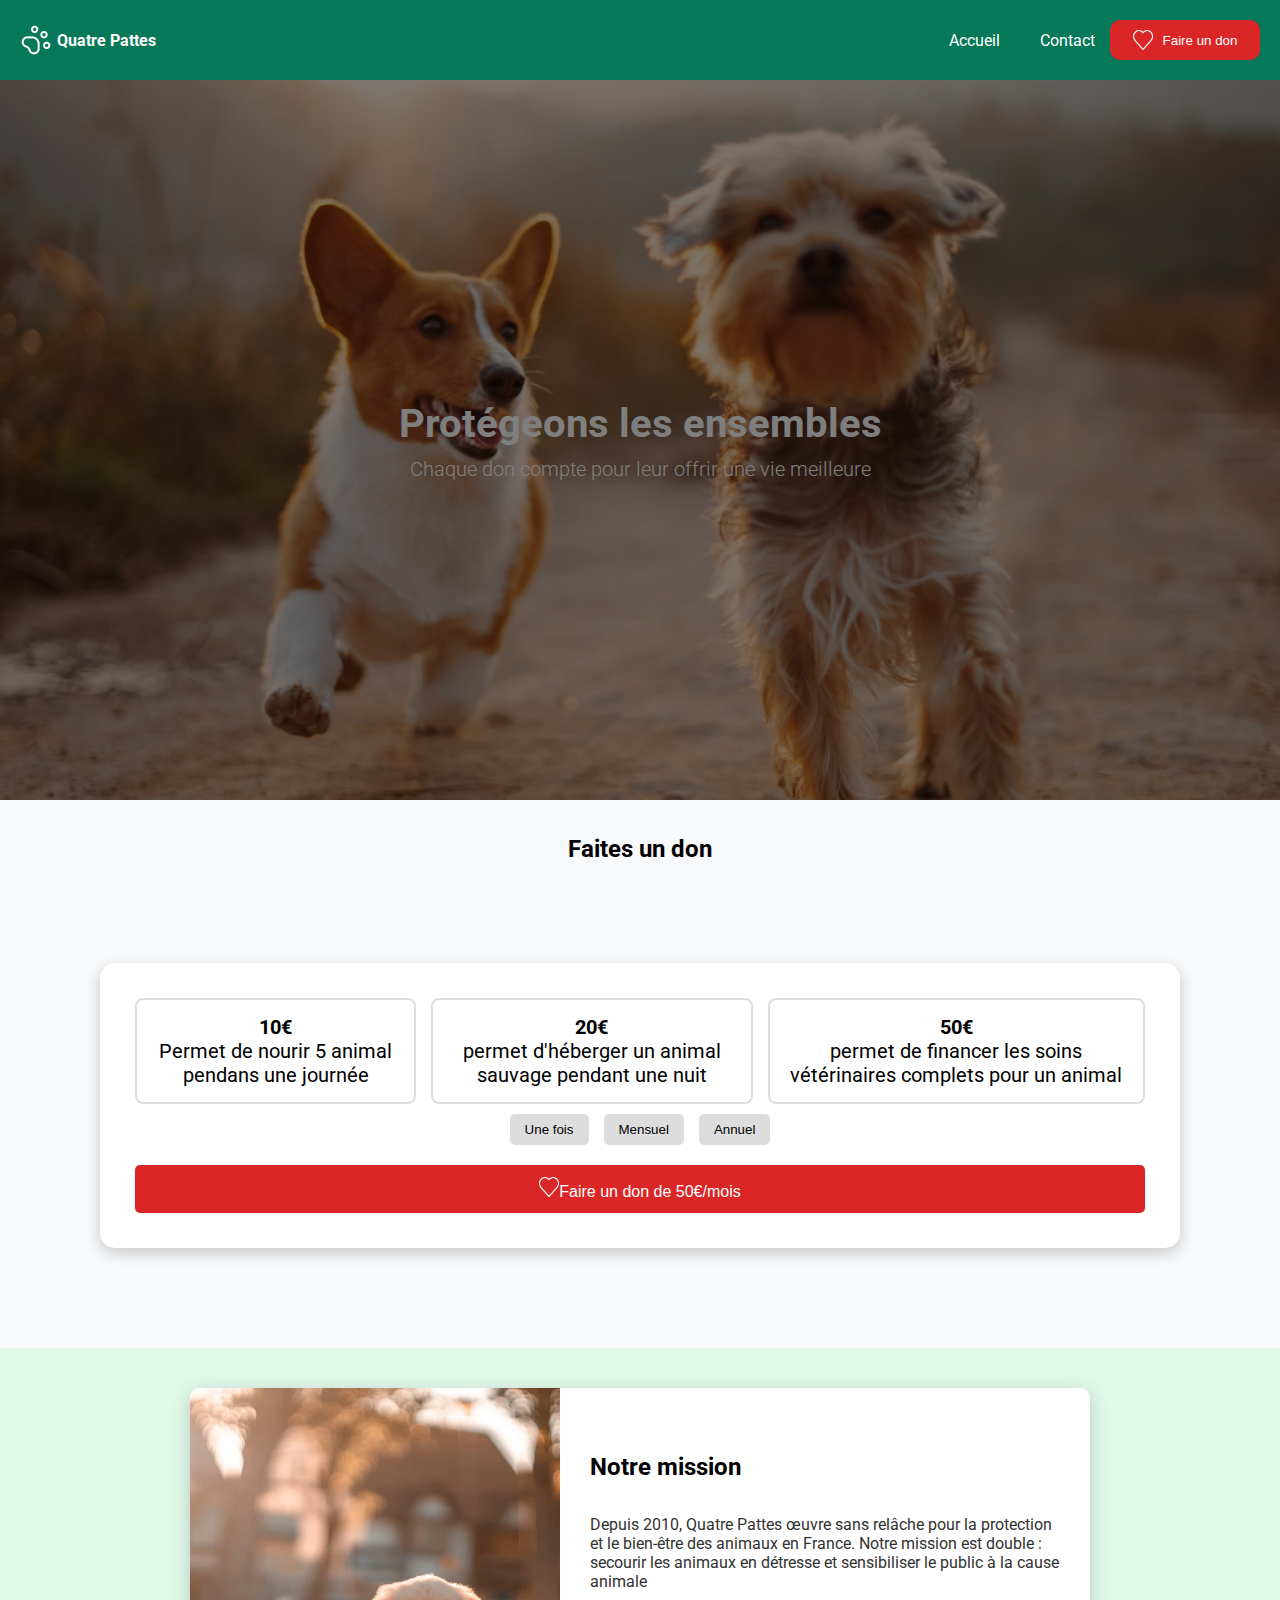
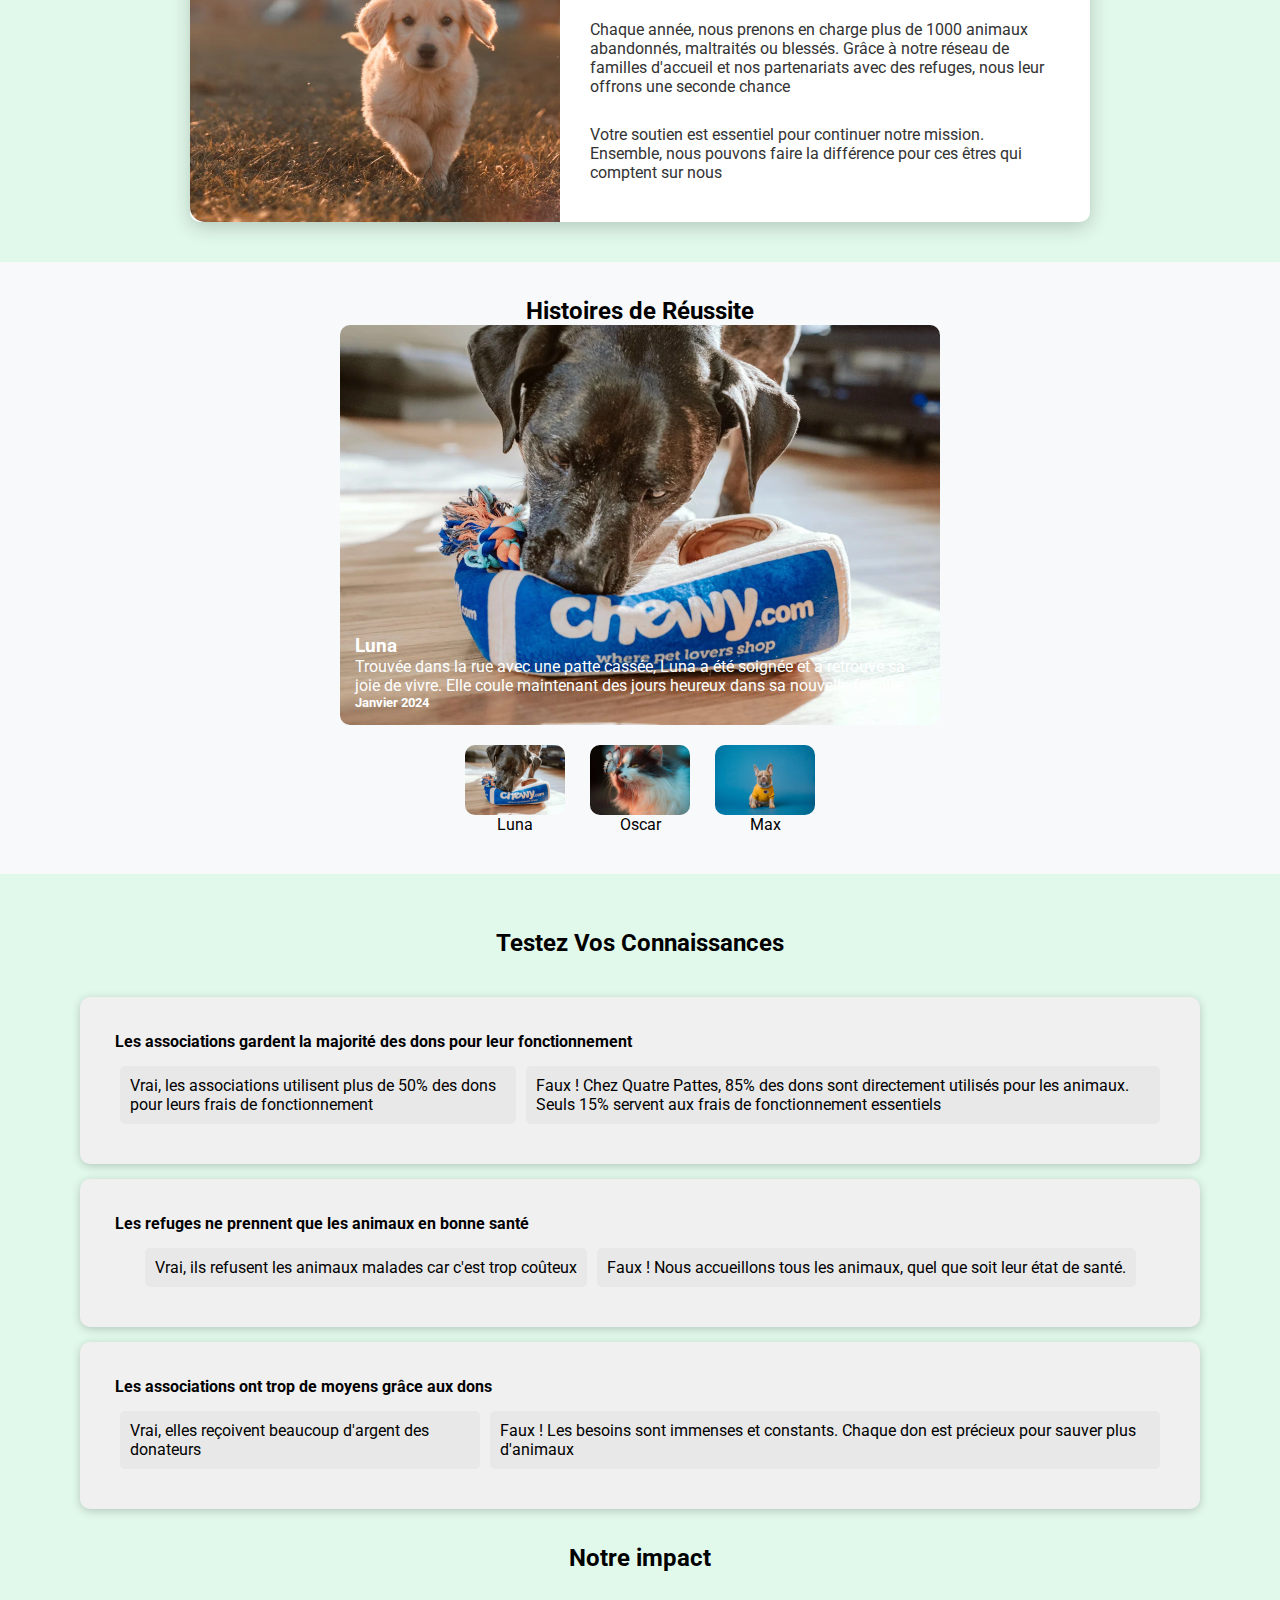
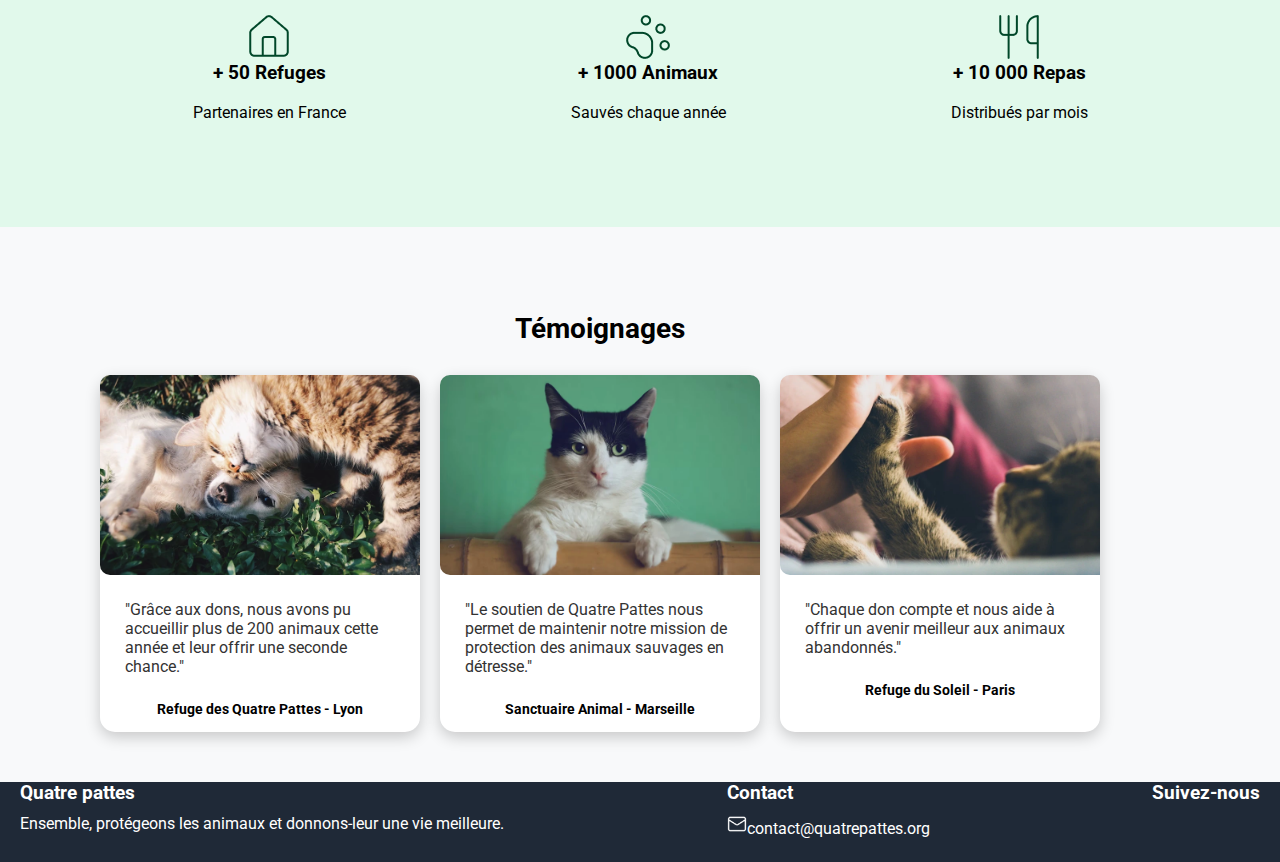
<file: index.html>
<html lang="en">
<head>
    <meta charset="UTF-8">
    <meta name="viewport" content="width=device-width, initial-scale=1.0">
    <title>Accueil</title>
    <link href="https://fonts.googleapis.com/css2?family=Roboto:wght@300;400;700&display=swap" rel="stylesheet">
    <link rel="stylesheet" href="style.css">
    <link rel="shortcut icon" href="Images/paw-print 3.png" type="image/x-icon">

</head>
<body>

    <!-- HEADER -->
     
    <header>
        <nav class="navbar">
            <div class="logo">
                <img src="Images/paw-print 3.png" alt="logo Quatre pattes"><p>Quatre Pattes</p>
            </div>
            <ul class="accueil">
                <li><a href="index.html" target="_blank">Accueil</a></li>
                <li><a href="contact.html" target="_blank">Contact</a></li>
            </ul>
            <button id="btn">
                <img class="heart" src="Images/Vector.png" alt="">
                Faire un don
            </button>
        </nav>
    </header>


<!-- MAIN  -->
<main>

<!-- SECTION HARO  -->

<section class="hero">
    <div class="overlay"></div>  <!-- pour un  effet transparant sur la photo de la section hero  -->
    <div class="heroContent">
    <h1>Protégeons les ensembles</h1>
    <p>Chaque don compte pour leur offrir une vie meilleure </p>
    </div>
</section>


<!-- SECTION FAITE UN DON  -->

<h2>Faites un don </h2>


 <section class="donSection">

<div class="donBox">

    <div class="donAmountSelected"> 
       
            <p class="price">10€</p>
            <p>Permet de nourir 5 animal pendans une journée </p>
       
    </div>

    <div class="donAmount">
        
            <p class="price">20€</p>
            <p>permet d'héberger un animal sauvage pendant une nuit</p>
        
    </div>
    <div class="donAmountHighlight">
       
        <p class="price">50€</p>
        <p class="description">permet de financer les soins vétérinaires complets pour un animal</p>
        
     </div>
</div>
  

<!-- OPTION DES DON -->
    <div class="donFrequancy">
        <button class="btn">Une fois </button>
        <button class="btn">Mensuel </button>
        <button class="btn">Annuel</button>
    </div>

    <button class="donBtn">
        <img class="heart" src="Images/Vector.png" alt="">Faire un don de 50€/mois 
    </button>
 </section>


 <!-- SECTION NOTRE MISSION  -->
<section class="missionSection">
<div  class="missionCard">
    <div  class="missionImage" >
        <img src="Images/photo-1576201836106-db1758fd1c97.webp" alt="">
    </div>

    <div class="missionText">

        <h2>Notre mission </h2> 
        <br>
        <p>Depuis 2010, Quatre Pattes œuvre sans relâche pour la protection et le bien-être des animaux en France. Notre mission est double : secourir les animaux en détresse et sensibiliser le public à la cause animale </p>
        <br>
        <p>Chaque année, nous prenons en charge plus de 1000 animaux abandonnés, maltraités ou blessés. Grâce à notre réseau de familles d'accueil et nos partenariats avec des refuges, nous leur offrons une seconde chance</p>
        <br>
        <p>Votre soutien est essentiel pour continuer notre mission. Ensemble, nous pouvons faire la différence pour ces êtres qui comptent sur nous</p>
        
    </div>
</div>
</section>



<!-- Histoire de reussite -->


<h2>Histoires de Réussite</h2>

<div class="storiesContainer">
    <div class="mainstory" id="mainStory">
        <img src="Images/photo-1601758228041-f3b2795255f1.webp" alt="Luna"> 
        <div class="storyInfo">
            <h3>Luna</h3>
            <p>Trouvée dans la rue avec une patte cassée, Luna a été soignée et a retrouvé sa joie de vivre. Elle coule maintenant des jours heureux dans sa nouvelle famille.</p>
            <small>Janvier 2024</small>
        </div>
    </div>

    <div class="thumbnails">
        <div class="thumbnail" onclick="changeStory('Luna')">
            <img src="Images/photo-1601758228041-f3b2795255f1.webp" alt="Luna">
            <p>Luna</p>
        </div>
        <div class="thumbnail" onclick="changeStory('Oscar')">
            <img src="Images/photo-1526336024174-e58f5cdd8e13.webp" alt="Oscar">
            <p>Oscar</p>
        </div>
        <div class="thumbnail" onclick="changeStory('Max')">
            <img src="Images/photo-1583511655857-d19b40a7a54e.webp" alt="Max">
            <p>Max</p>
        </div>
    </div>
</div>


 <!-- SECTION TESTEZ VOS CONNAISSANCES  -->

 <section id="quizz">


    <div class="connaissance">


        <h2>Testez Vos Connaissances</h2>


<!-- Premiere question  -->
        <div class="quizBox" data-correct="faux">
            <div class="question">Les associations gardent la majorité des dons pour leur fonctionnement</div>
            <!-- options  -->
            <div class="options">
                <div class="option">Vrai, les associations utilisent plus de 50% des dons pour leurs frais de fonctionnement</div>
                <div class="option">Faux ! Chez Quatre Pattes, 85% des dons sont directement utilisés pour les animaux. Seuls 15% servent aux frais de fonctionnement essentiels</div>
            </div>
        </div>
<!-- deuxieme qst -->
        <div class="quizBox" data-correct="faux">
            <div class="question">Les refuges ne prennent que les animaux en bonne santé</div>
            <!-- options  -->
            <div class="options">
                <div class="option">Vrai, ils refusent les animaux malades car c'est trop coûteux</div>
                <div class="option">Faux ! Nous accueillons tous les animaux, quel que soit leur état de santé.</div>
            </div>
        </div>
<!-- troisieme qst -->
        <div class="quizBox" data-correct="faux">
            <div class="question">Les associations ont trop de moyens grâce aux dons</div>
            <div class="options">
                <!-- options  -->
                <div class="option">Vrai, elles reçoivent beaucoup d'argent des donateurs</div>
                <div class="option">Faux ! Les besoins sont immenses et constants. Chaque don est précieux pour sauver plus d'animaux</div>
            </div>
        </div>



        <!-- partie notre impacte  -->

        <h2>Notre impact</h2>
        <div class="impact">
                    
            <div>
                <img src="Images/house 1.png" alt="">
                <h3>+ 50 Refuges</h3><br>
                <p>Partenaires en France</p>
                
            </div>

            <div>
                <img src="Images/paw-print 2.png" alt="">
                <h3>+ 1000 Animaux</h3><br>
                <p>Sauvés chaque année</p>
            </div>

            <div>
                <img src="Images/utensils 1.png" alt="">
                <h3>+ 10 000 Repas</h3><br>
                <p>Distribués par mois</p>
            </div>
        </div>
    </div>
</section>


<!-- SECTION TEMOIG?AGE -->

<section class="testimonialsSection">

    <h2>Témoignages</h2>

    <div class="testimonialsContainer">
        
        <div class="testimonialCard">
            <img src="Images/photo-1450778869180-41d0601e046e.webp" alt="Chat et chien se câlinant">
            <p>"Grâce aux dons, nous avons pu accueillir plus de 200 animaux cette année et leur offrir une seconde chance."</p>
            <strong>Refuge des Quatre Pattes - Lyon</strong>
        </div>

        <div class="testimonialCard">
            <img src="Images/photo-1514888286974-6c03e2ca1dba.webp" alt="Chat noir et blanc regardant fixement">
            <p>"Le soutien de Quatre Pattes nous permet de maintenir notre mission de protection des animaux sauvages en détresse."</p>
            <strong>Sanctuaire Animal - Marseille</strong>
        </div>

        <div class="testimonialCard">
            <img src="Images/photo-1415369629372-26f2fe60c467.webp" alt="Main humaine touchant la patte d’un chat">
            <p>"Chaque don compte et nous aide à offrir un avenir meilleur aux animaux abandonnés."</p>
            <strong>Refuge du Soleil - Paris</strong>
        </div>

    </div>
</section>

</main>

<!-- FOOTER -->

<footer class="footer">
    <div class="footer-section">
        <h3>Quatre pattes</h3>
        <p>Ensemble, protégeons les animaux et donnons-leur une vie meilleure.</p>
    </div>
    <div class="footer-section">
        <h3>Contact</h3>
        <p> <img class="mail" src="Images/mail 1.png " alt="">contact@quatrepattes.org</p>
    </div>
    <div class="footer-section">
        <h3>Suivez-nous</h3>
    </div>
</footer>



<!-- LIEN JS  -->
<script src="script.js" type="text/javascript"></script>


</body>
</html>
</file>
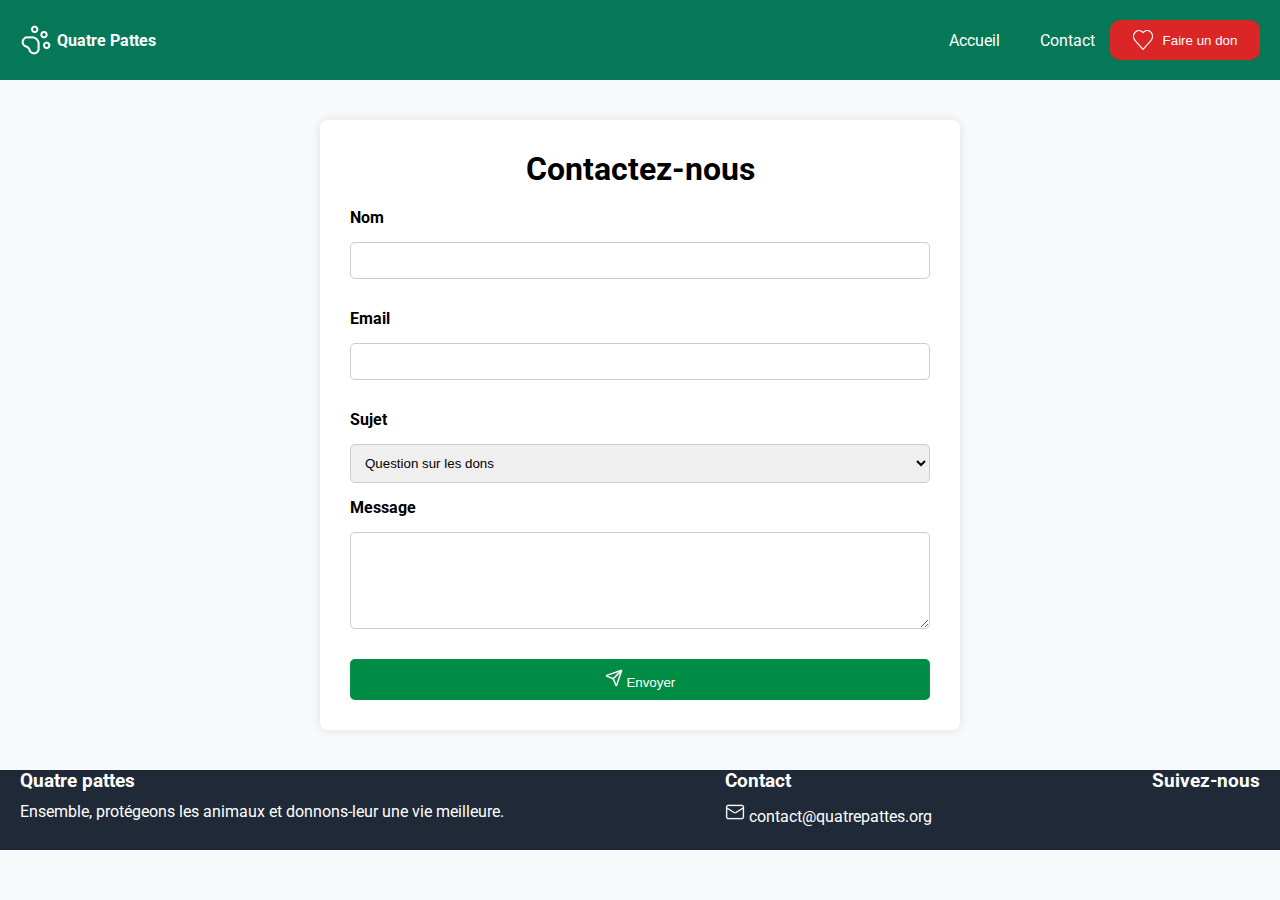
<file: contact.html>
<!DOCTYPE html>
<html lang="en">
<head>
    <meta charset="UTF-8">
    <meta name="viewport" content="width=device-width, initial-scale=1.0">
    <title>Contact</title>
    <link href="https://fonts.googleapis.com/css2?family=Roboto:wght@300;400;700&display=swap" rel="stylesheet">

    <link rel="stylesheet" href="contact.css">
    <link rel="shortcut icon" href="Images/paw-print 3.png" type="image/x-icon">
    
</head>
<body>

    <!-- HEADER -->
    <header>
        <nav class="navbar">
            <div class="logo">
                <img src="Images/paw-print 3.png" alt="logo Quatre pattes"><p>Quatre Pattes</p>
            </div>
            <ul class="accueil">
                <li><a href="index.html" target="_blank">Accueil</a></li>
                <li><a href="contact.html" target="_blank">Contact</a></li>
            </ul>
            <button id="btn">
                <img class="heart" src="Images/Vector.png" alt="">
                Faire un don
            </button>
        </nav>
    </header>

    <main>
            <h1>Contactez-nous</h1>

            <div class="box">
            <form id="myForm" onsubmit="return formValide()">
                <label for="username">Nom</label>
                <input type="text" id="username" name="username" >
                <div id="error-username" class="error"></div>

                <label for="mail">Email</label>
                <input type="mail" id="mail" name="mail" >
                <div id="error-mail" class="error"></div>

    
                <label for="sujet">Sujet</label>
                <select id="sujet" name="sujet">
                    <option value="dons">Question sur les dons</option>
                    <option value="infos">Demande d'information</option>
                    <option value="autre">Autre</option>
                </select>
    
                <label for="message">Message</label>
                <textarea id="message" name="message" rows="5" ></textarea>
                <div id="error-message" class="error"></div>
    
                <button type="submit" id="b"><img class="send" src="Images/send.svg" alt=""> Envoyer</button>
            </form>
        </div>
    </main>



    <!-- FOOTER -->
        

    <footer class="footer">
        <div class="footer-section">
            <h3>Quatre pattes</h3>
            <p>Ensemble, protégeons les animaux et donnons-leur une vie meilleure.</p>
        </div>
        <div class="footer-section">
            <h3>Contact</h3>
            <p><img class="mail" src="Images/mail 1.png" alt="">
            contact@quatrepattes.org</p>
        </div>
        <div class="footer-section">
            <h3>Suivez-nous</h3>
        </div>
    </footer>

<script src="contact.js" type="text/javascript"></script>
</body>
</html>
</file>
<file: style.css>
* {
margin: 0;
padding: 0;
box-sizing: border-box;
}

body {
background-color: #f8f9fa;
text-align: center;
font-family: 'Roboto', sans-serif;
}


/* CSS FOOTER */
.footer{
    background-color: #1F2937;
    color: white;
    display: flex;
    justify-content: space-between;
    width: 100%;
    height: 80px;
    margin-top: 30px;
    display: flex;
}

.footer h3{
    margin-bottom: 10px;
    text-align: left;
    cursor: pointer;
}

.footer-section{
    margin-bottom: 20px;
    align-items: center;
    gap: 5px;
    
    
}
.footer-section img{
    width: 20px;
    height: 20px;
}
.footer p {
    text-align: left;
}


/* RESPONSIVE FOOTER */
@media (max-width: 700px) {
    .footer{
        flex-direction: column;
        width: 100%;
        height: auto;
        padding: 15px;
        display: flex;
        text-align: left;
    }
}


/* CSS HEADER */
.navbar, .footer{
margin: 0 auto;
padding: 0 20px;
}

.navbar{
background-color:#057858 ;
display: flex;
flex-direction: row;
justify-content: space-between;
width: 100%;
height: 80px;
}

.logo{
display: flex;
align-items: center;
gap: 5px;
color: white;
font-weight: bold;
font-size: medium;
}

.logo img{
max-height: 40px;
}

.accueil{
display: flex;
list-style: none;
gap: 20px;
align-items: center;
margin-left: auto;
padding-right: 15px;
}

a{
text-decoration: none;
color: white;
}
#btn{
background-color: #DA2627;
color: white;
border-radius: 10px;
width: 150px;
height: 40px;
display: flex;
align-items: center;
justify-content: center;
border: none;
margin-top: 20px;
gap: 10px;
cursor: pointer;
}

nav a {
color: white;
text-decoration: none;
margin-left: 20px;
}

.don {
background-color: red;
padding: 10px 15px;
border-radius: 5px;
}

.heart{
height: 20px;
}

/* RESPONSIVE HEADER */

@media (max-width: 700px) {

    .navbar {
        width: 100%;
        height: auto;
        padding: 15px;
        flex-direction: column;
        display: flex;
        text-align: left;
    }
    .accueil {
    flex-direction: column;
    margin: 15px;
    } 

    #btn {
        width: 100%;
        margin-top: 20px;
    } 
}

/* CSS SECTION HERO */
.hero{
position: relative;
width: 100%;
height: 80vh;
background: url('Images/photo-1548199973-03cce0bbc87b.webp') center/cover no-repeat; 
display: flex;
align-items: center;
justify-content: center;
text-align: center;
color: white;
}
.hero h1{
font-size: 40px;
font-weight: bold;
}
.hero p {
font-size: 20px;
font-weight: 300;
margin-top: 10px;
}

/* EFFET TRANSPARANT DE LA SECTION HERO  */
.overlay {
position: absolute;
top: 0;
left: 0;
width: 100%;
height: 100%;
background: rgba(0, 0, 0, 0.5);
}

/* RESPONSIVE SECTION HERO */
@media (max-width: 700px) {
    .hero{
        height: 50vh;
    }
}


/* CSS SECTION FAITE UN DON  */

h2{
font-size: 24px;
margin-top: 35px;

}

.donSection{
display: block;
background-color: white;
border-radius: 15px;
box-shadow: 0 5px 15px rgba(0, 0, 0, 0.2);
padding: 35px;
margin: 100px;


}

.donBox{
display: flex;
justify-content: space-between;
gap: 15px;
margin-bottom: 10px;
}

.donAmountSelected{
    padding: 15px;
    border: 2px solid #ddd;
    border-radius: 8px;
    text-align: center;
    cursor: pointer;

}
.donAmount{
    padding: 15px;
    border: 2px solid #ddd;
    border-radius: 8px;
    text-align: center;
    cursor: pointer;
}

.donAmountHighlight{

    padding: 15px;
    border: 2px solid #ddd;
    border-radius: 8px;
    text-align: center;
    cursor: pointer;
}
.price{
    font-weight: bold;
}

.donBox p {
    font-size: 20px;
}

.donFrequancy{
    display: flex;
    justify-content: center;
    gap: 15px;
    margin-bottom: 20px;
    transition: all 0.3s ease;
}
.btn {
    background-color: #ddd;
    border: none;
    padding: 8px 15px;
    border-radius: 5px;
    cursor: pointer;
    transition: all 0.3s ease;
}
.donBtn {
    background-color: #DA2627;
    color: white;
    border: none;
    padding: 12px 20px;
    border-radius: 5px;
    font-size: 16px;
    cursor: pointer;
    width: 100%;
    transition: all 0.3s ease;
}
/* EFFET HOVER */
.btn:hover{
    background-color: rgb(39, 139, 0);
}
.donAmountSelected:hover{
    background-color: rgb(194, 242, 175);
}
.donAmount:hover{
    background-color: rgb(194, 242, 175);
}
.donAmountHighlight:hover{
    background-color: rgb(194, 242, 175);
}
.donBtn:hover{
    background-color: rgb(145, 0, 0);

}

/* ---- RESPONSIVE DESIGN ---- */
@media  (max-width: 700px) {
    .donBox {
        flex-direction: column;
    }

    .donAmount {
        width: 100%;
    }
}

/* CSS SECTION NOTRE MISSION  */

.missionSection{
    display: flex;
    justify-content: center;
    align-items: center;
    padding:  40px 20px;
    width: 100%;
    background-color: E1F9EB;
}

.missionCard {
    display: flex;
    background-color: white;
    border-radius: 15px;
    box-shadow: 0 5px 20px rgba(0, 0, 0, 0.2);
    max-width: 900px;
    width: 100%;
    border-radius: 10px;
  
}

.missionText{
    padding: 30px;
    text-align: left;
}

.missionText h2 {
    font-size: 24px;
    font-weight: 700;
    margin-bottom: 15px;
}
.missionText p {
    font-size: 16px;
    color: #333;
    margin-bottom: 10px;
}

.missionImage img{
    width: 100%;
    height: 100%;
    object-fit: cover;
    border-radius: 15px 0px 0px 15px
}
/* ---- RESPONSIVE DESIGN ---- */
@media (max-width: 700px) {

    .missionCard {
        flex-direction: column;
        text-align: center;
    }

    .missionImage img {
        height: 280px;
        border-radius: 15px 15px 0px 0px
    }

    .missionText {
        padding: 20px;
    }
}

/* CSS PARTIE HISTOIRE DE REUSSITE */

.storiesContainer {
    display: flex;
    flex-direction: column;
    align-items: center;
    gap: 20px;
}
.storiesContainer h2{
    gap: 15px;
    margin-top: 10px;
}

.mainstory {
    position: relative;
    width: 90%;
    max-width: 600px;
    border-radius: 15px;
    text-align: left;
}
.mainstory small{
    font-weight: bold;

}

.mainstory img {
    width: 100%;
    height: 400px;
    border-radius: 10px;
    object-fit: cover;
}

.mainstory .storyInfo {

    position: absolute;
    bottom: 0;
    left: 0;
    width: 100%;
    color: rgb(255, 255, 255);
    padding: 15px;
}

.thumbnails {
    display: flex;
    justify-content: center;
    gap: 25px;
    margin-bottom: 40px;
}

.thumbnail {
    border-radius: 10px;
    cursor: pointer;
}

.thumbnail img {
    width: 100px;
    height: 70px;
    object-fit: cover;
    border-radius: 10px;
    justify-content: space-between;
}
@media (max-width: 700px) {
    .thumbnails {
        flex-direction: column;
        gap: 15px;
    }

    h2 {
        font-size: 25px;
        gap: 10px;
    }
    .thumbnails{
        flex-direction: row;
    }

    .storyContent {
        font-size: 10px;
    }
}


/* CSS PARTIE TESTEZ VOS CONNAISSANCES */



.connaissance h2{
    margin-bottom: 40px;
}
.connaissance{
    background-color: E1F9EB;
    padding: 80px;
    padding-top: 20px;
}
.quizBox {
    background: #f0f0f0;
    padding: 35px;
    margin-bottom: 15px;
    border-radius: 10px;
    box-shadow: 0 2px 10px rgba(0, 0, 0, 0.2);
    
}
.question{
    font-weight: bold;
    margin-bottom: 10px;
    text-align: left;
}
.options{
    display: flex;
    justify-content: center;
}
.option{
    padding: 10px;
    margin: 5px;
    background-color: #e8e8e8;
    border-radius: 5px;
    text-align: left;
    cursor: pointer;
   
}

.correct {
    background: #28a745 !important;
    color: white;
}

.wrong {
    background: #dc3545 !important;
    color: white;
}
/* CSS SECTION NOTRE IMPACT */
.impact {
    margin-top: 30px;
    display: flex;
    justify-content: space-around;
    margin-bottom: 25px;
}
.impact div {
    text-align: center;
}

/* CSS SECTION QUIZZ + IMPACT */
@media (max-width: 700px) {
    .options {
        flex-direction: column;
        padding: 10px;
    }
    .impact{
        flex-direction: column;
        gap: 25px;
    }
    
}

/* CSS SECTION TEMOIGNAGE  */

.testimonialsSection {
    text-align: center;
    padding: 50px 20px;
    width: 100%;
    max-width: 1200px;
}

.testimonialsSection h2 {
    font-size: 28px;
    font-weight: 700;
    margin-bottom: 30px;
}


.testimonialsContainer {
    display: flex;
    gap: 20px;
    justify-content: center;
    flex-wrap: wrap;
}


.testimonialCard {
    background: white;
    border-radius: 15px;
    box-shadow: 0 5px 15px rgba(0, 0, 0, 0.2);
    max-width: 320px;
    text-align: left;
}

.testimonialCard img {
    width: 100%;
    height: 200px;
    object-fit: cover;
    border-radius: 10px 10px 0px 10px 
}
.testimonialCard p {
    padding: 25px;
    font-size: 16px;
    color: #333;
}
.testimonialCard strong {
    display: block;
    padding-bottom: 15px;
    font-size: 14px;
    color: #000000;
    text-align: center;
}

/* RESPONSIVE TEMOIGNAGE */

@media (max-width: 700px) {
    .testimonialsContainer {
        flex-direction: column;
        align-items: center;
    }

    .testimonialCard {
        max-width: 100%;
    }
}
</file>
<file: contact.css>
* {
    margin: 0;
    padding: 0;
    box-sizing: border-box;
}
body {
    background-color: #f8f9fa;
    text-align: center;
    font-family: 'Roboto', sans-serif;
}

/* CSS MAIN */

main {
    margin: 40px auto;
    width: 50%;
    background: white;
    padding: 30px;
    border-radius: 8px;
    box-shadow: 0 0 10px rgba(0, 0, 0, 0.1);
}

h1 {
    margin-bottom: 20px;
}


/* CSS FORMULAIRE CONTACT */
form {
    display: flex;
    flex-direction: column;
    gap: 15px;
}

label {
    font-weight: bold;
    text-align: left;
}

input, select, textarea {
    width: 100%;
    padding: 10px;
    border: 1px solid #ccc;
    border-radius: 5px;
}
button {
    background-color: #008C45;
    color: white;
    padding: 10px;
    border: none;
    border-radius: 5px;
    cursor: pointer;
}

button:hover {
    background-color: #006837;
}
.send{
    height: 18px;
}



/* Responsive page contact */
@media (max-width: 700px) {
    main { 
        width: 90%;
    }

    /* .mission-card {
        flex-direction: column;
        text-align: center;
    }

    .mission-image img {
        height: 250px;
    }

    .mission-text {
        padding: 20px;
    } */
}



/* CSS HEADER */
nav a {
    color: white;
    text-decoration: none;
    margin-left: 20px;
}

.don {
    background-color: red;
    padding: 10px 15px;
    border-radius: 5px;
}
nav a {
    color: white;
    text-decoration: none;
    margin-left: 20px;
}

.don {
    background-color: red;
    padding: 10px 15px;
    border-radius: 5px;
}

.heart{
    height: 20px;
}

.navbar, .footer{
    margin: 0 auto;
    padding: 0 20px;
}

.navbar{
    background-color:#057858 ;
    display: flex;
    flex-direction: row;
    justify-content: space-between;
    width: 100%;
    height: 80px;
}

.logo{
    display: flex;
    align-items: center;
    gap: 5px;
    color: white;
    font-weight: bold;
    font-size: medium;
}

.logo img{
    max-height: 40px;
}

.accueil{
    display: flex;
    list-style: none;
    gap: 20px;
    align-items: center;
    margin-left: auto;
    padding-right: 15px;
}

a{
    text-decoration: none;
    color: white;
}

#btn{
    background-color: #DA2627;
    color: white;
    border-radius: 10px;
    width: 150px;
    height: 40px;
    display: flex;
    align-items: center;
    justify-content: center;
    border: none;
    margin-top: 20px;
    gap: 10px;
    cursor: pointer;
}
/* RESPONSIVE HEADER */

@media (max-width: 700px) {

    .navbar {
        width: 100%;
        height: auto;
        padding: 15px;
        flex-direction: column;
        display: flex;
        text-align: left;
    }
    .accueil {
    flex-direction: column;
    margin: 15px;
    } 

/* 13/12 */

    #btn {
        width: 100%;
        margin-top: 20px;
    } 
}




/* CSS FOOTER */
.footer{
    background-color: #1F2937;
    color: white;
    display: flex;
    justify-content: space-between;
    width: 100%;
    height: 80px;
    margin-top: 30px;
    display: flex;
}

.footer h3{
    margin-bottom: 10px;
    text-align: left;
    cursor: pointer;
}

.footer-section{
    margin-bottom: 20px;
    align-items: center;
    gap: 5px;
    
    
}
.footer-section img{
    width: 20px;
    height: 20px;
}
.footer p {
    text-align: left;
}


/* RESPONSIVE FOOTER */
@media (max-width: 700px) {
    .footer{
        flex-direction: column;
        width: 100%;
        height: auto;
        padding: 15px;
        display: flex;
        text-align: left;
    }
}
</file>
